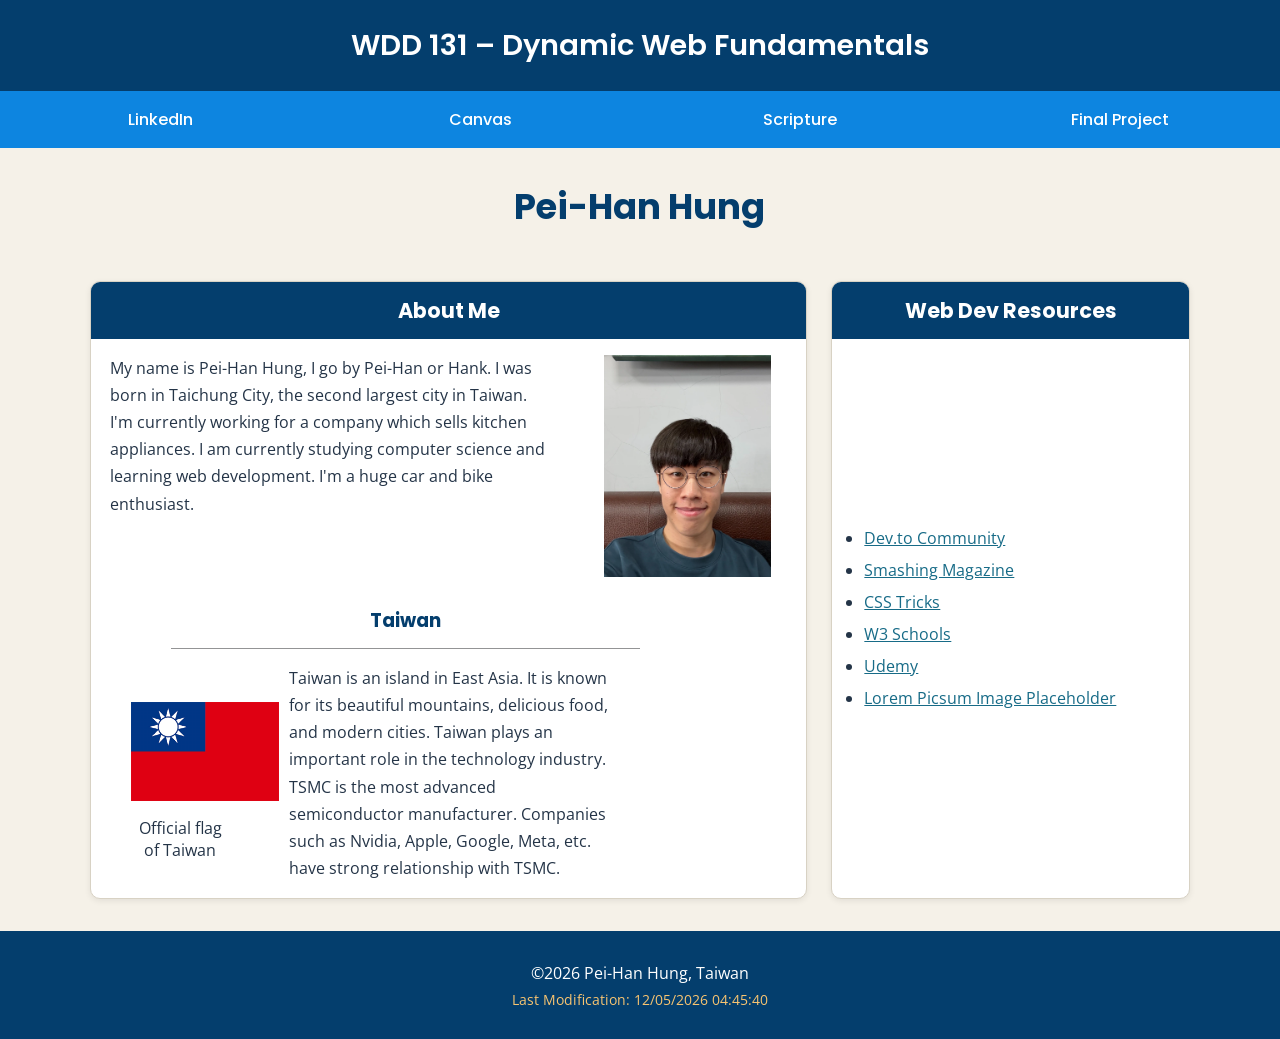
<file: index.html>
<!DOCTYPE html>
<html lang="en-US">
<head>
    <meta charset="UTF-8">
    <meta name="viewport" content="width=device-width, initial-scale=1.0">
    <title>WDD 131 – Dynamic Web Fundamentals – Pei-Han Hung</title>
    <meta name="description" content="WDD 131 – Dynamic Web Fundamentals, Pei-Han Hung, about me">
    <meta name="author" content="Pei-Han Hung">

    <link rel="stylesheet" href="styles/base.css">

    <link rel="preconnect" href="https://fonts.googleapis.com">
    <link rel="preconnect" href="https://fonts.gstatic.com" crossorigin>
    <link href="https://fonts.googleapis.com/css2?family=Open+Sans:wght@400;600&family=Poppins:wght@500;600;700&display=swap" rel="stylesheet">

    <script src="scripts/getdates.js" defer></script>
</head>
<body>
    <header>
        <span id="course-title">WDD 131 – Dynamic Web Fundamentals</span>
        <nav>
            <a href="https://www.linkedin.com/in/pei-han-hung-4b78532a3/">LinkedIn</a>
            <a href="https://byupw.instructure.com">Canvas</a>
            <a href="https://www.churchofjesuschrist.org/study/scriptures/nt/john/13?lang=eng&id=p34-p35#p34">Scripture</a>
            <a href="#">Final Project</a>
        </nav>
    </header>
    <main>
        <h1>Pei-Han Hung</h1>
        <section class="card about-card">
            <h2>About Me</h2>
            <div class="upper">
                <p>
                    My name is Pei-Han Hung, I go by Pei-Han or Hank. I was born in Taichung City, the second largest city in Taiwan. I'm currently working
                    for a company which sells kitchen appliances. I am currently studying computer science and learning web development. I'm a huge car and bike
                    enthusiast. 
                </p>

                <img src="images/profile.webp" alt="photo of Pei-Han Hung">
            </div>

            <h3>Taiwan</h3>

            <div class="lower">
                <figure>
                    <img src="images/taiwanflag.png" alt="Taiwan flag">
                    <figcaption>Official flag of Taiwan</figcaption>
                </figure>
            
                <p>
                    Taiwan is an island in East Asia. It is known for its beautiful mountains, delicious food, and modern cities. Taiwan plays an important role in the
                    technology industry. TSMC is the most advanced semiconductor manufacturer. Companies such as Nvidia, Apple, Google, Meta, etc. have
                    strong relationship with TSMC.
                </p>
            </div>

        </section>
        <section class="card resource-card">

            <h2>Web Dev Resources</h2>

            <ul>
                 <li>
                    <a href="https://dev.to/">Dev.to Community</a>
                </li>

                <li>
                    <a href="https://www.smashingmagazine.com/">Smashing Magazine</a>
                </li>

                <li>
                    <a href="https://css-tricks.com/">CSS Tricks</a>
                </li>

                <li>
                    <a href="https://www.w3schools.com/">W3 Schools</a>
                </li>

                <li>
                    <a href="https://www.udemy.com/">Udemy</a>
                </li>

                <li>
                    <a href="https://picsum.photos/">Lorem Picsum Image Placeholder</a>
                </li>
            </ul>
        </section>
    </main>
    <footer>
        <p>
            ©<span id="currentyear"></span> Pei-Han Hung, Taiwan
        </p>
        <p id="lastModified">

        </p>
    </footer>
</body>
</html>
</file>
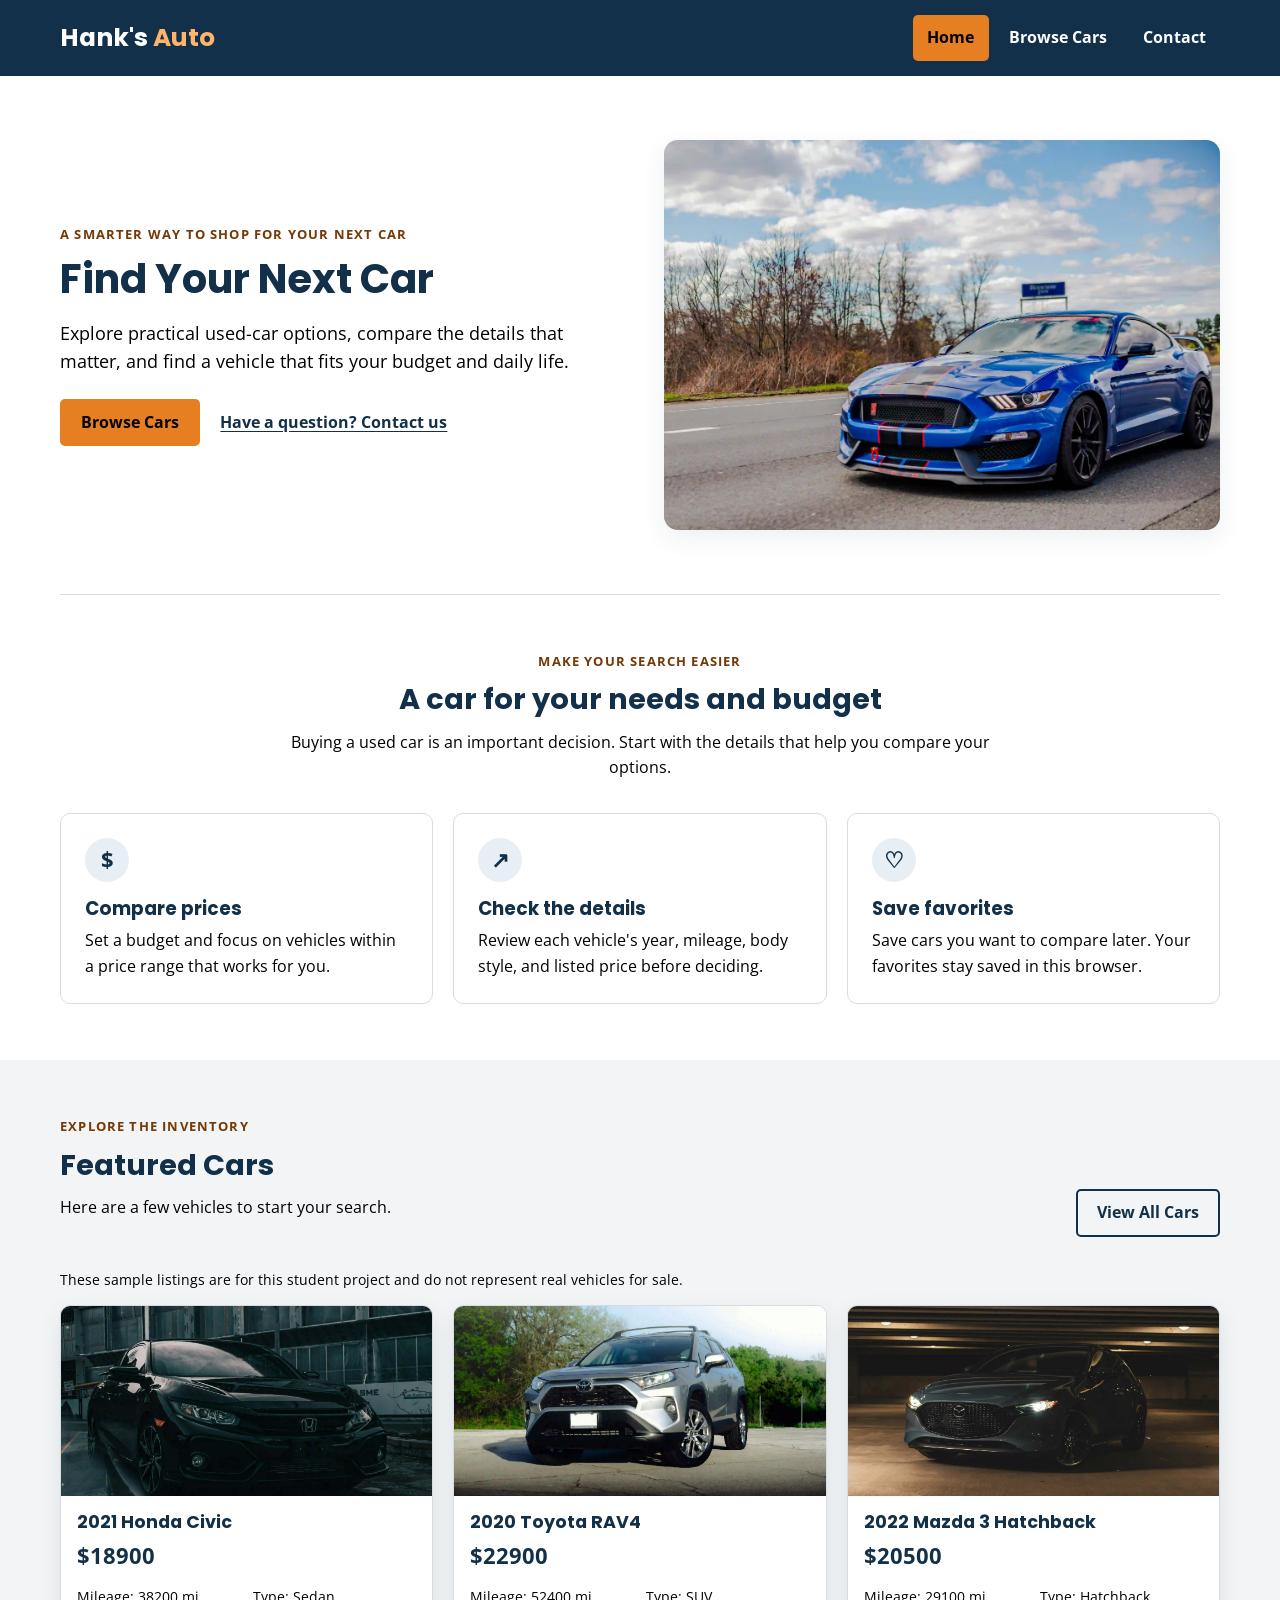
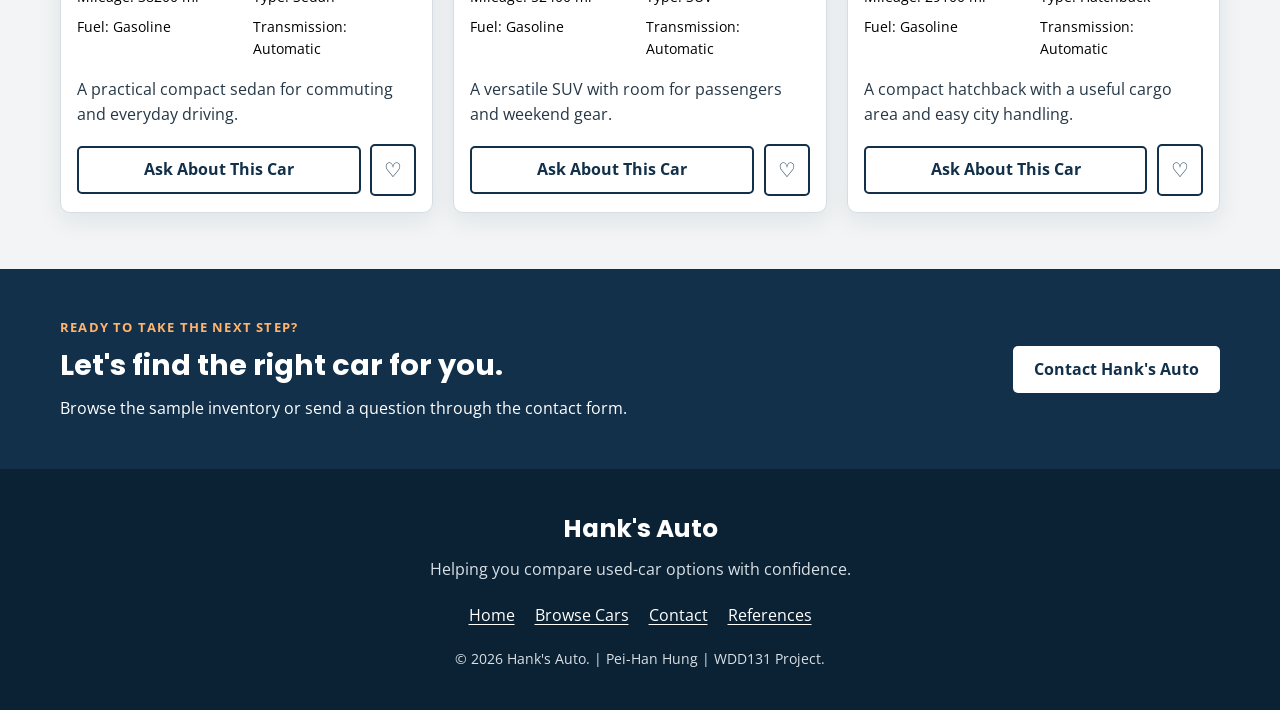
<file: project/index.html>
<!DOCTYPE html>
<html lang="en">
<head>
    <meta charset="UTF-8">
    <meta name="viewport" content="width=device-width, initial-scale=1.0">
    <meta name="description" content="Find a used car that fits your needs and budget at Hank's Auto. Browse practical vehicle options and compare important details.">
    <meta name="author" content="Pei-Han Hung">
    <title>Hank's Auto | WDD131 Project</title>

    <link rel="preconnect" href="https://fonts.googleapis.com">
    <link rel="preconnect" href="https://fonts.gstatic.com" crossorigin>
    <link href="https://fonts.googleapis.com/css2?family=Open+Sans:wght@400;600;700&family=Poppins:wght@500;600;700&display=swap" rel="stylesheet">

    <link rel="stylesheet" href="styles/project.css">
    <script src="scripts/main.js" defer></script>
    <script src="scripts/inventory.js" defer></script>
</head>
<body>
    <header class="site-header">
        <div class="header-inner">
            <a class="site-logo" href="index.html">Hank's <span>Auto</span></a>
            <button id="menu" class="menu-toggle" type="button">
                <span></span><span></span><span></span>
            </button>
            <nav class="primary-navigation" id="primary-navigation">
                <a class="active" href="index.html">Home</a>
                <a href="inventory.html">Browse Cars</a>
                <a href="contact.html">Contact</a>
            </nav>
        </div>
    </header>

    <main>
        <section class="hero">
            <div class="hero-content">
                <p class="eyebrow">A smarter way to shop for your next car</p>
                <h1>Find Your Next Car</h1>
                <p class="hero-description">Explore practical used-car options, compare the details that matter, and find a vehicle that fits your budget and daily life.</p>
                <a class="button button-primary" href="inventory.html">Browse Cars</a>
                <a class="text-link hero-secondary-link" href="contact.html">Have a question? Contact us</a>
            </div>
            <div class="hero-image-wrap">
                <img class="hero-image" src="images/hero-car.webp" alt="A blue-colored modern car photographed outdoors" width="1200" height="800" loading="lazy">
            </div>
        </section>

        <section class="section section-intro">
            <div class="section-heading">
                <p class="eyebrow">Make your search easier</p>
                <h2>A car for your needs and budget</h2>
                <p>Buying a used car is an important decision. Start with the details that help you compare your options.</p>
            </div>
            <div class="benefit-grid">
                <article class="benefit-card">
                    <div class="benefit-icon">$</div>
                    <h3>Compare prices</h3>
                    <p>Set a budget and focus on vehicles within a price range that works for you.</p>
                </article>
                <article class="benefit-card">
                    <div class="benefit-icon">↗</div>
                    <h3>Check the details</h3>
                    <p>Review each vehicle's year, mileage, body style, and listed price before deciding.</p>
                </article>
                <article class="benefit-card">
                    <div class="benefit-icon">♡</div>
                    <h3>Save favorites</h3>
                    <p>Save cars you want to compare later. Your favorites stay saved in this browser.</p>
                </article>
            </div>
        </section>

        <section class="section featured-section">
            <div class="section-heading section-heading-row">
                <div>
                    <p class="eyebrow">Explore the inventory</p>
                    <h2>Featured Cars</h2>
                    <p>Here are a few vehicles to start your search.</p>
                </div>
                <a class="button button-outline" href="inventory.html">View All Cars</a>
            </div>
            <p class="demo-note">These sample listings are for this student project and do not represent real vehicles for sale.</p>
            <div class="car-grid" id="featured-cars">
                <p class="loading-message">Loading featured cars...</p>
            </div>
        </section>

        <section class="callout">
            <div>
                <p class="eyebrow">Ready to take the next step?</p>
                <h2>Let's find the right car for you.</h2>
                <p>Browse the sample inventory or send a question through the contact form.</p>
            </div>
            <a class="button button-light" href="contact.html">Contact Hank's Auto</a>
        </section>
    </main>

    <footer class="site-footer">
        <div class="footer-inner">
            <a class="footer-logo" href="index.html">Hank's Auto</a>
            <p>Helping you compare used-car options with confidence.</p>
            <nav class="footer-navigation">
                <a href="index.html">Home</a>
                <a href="inventory.html">Browse Cars</a>
                <a href="contact.html">Contact</a>
                <a href="references.html">References</a>
            </nav>
            <p class="copyright">&copy; <span id="current-year">2026</span> Hank's Auto. | Pei-Han Hung | WDD131 Project.</p>
        </div>
    </footer>
</body>
</html>
</file>
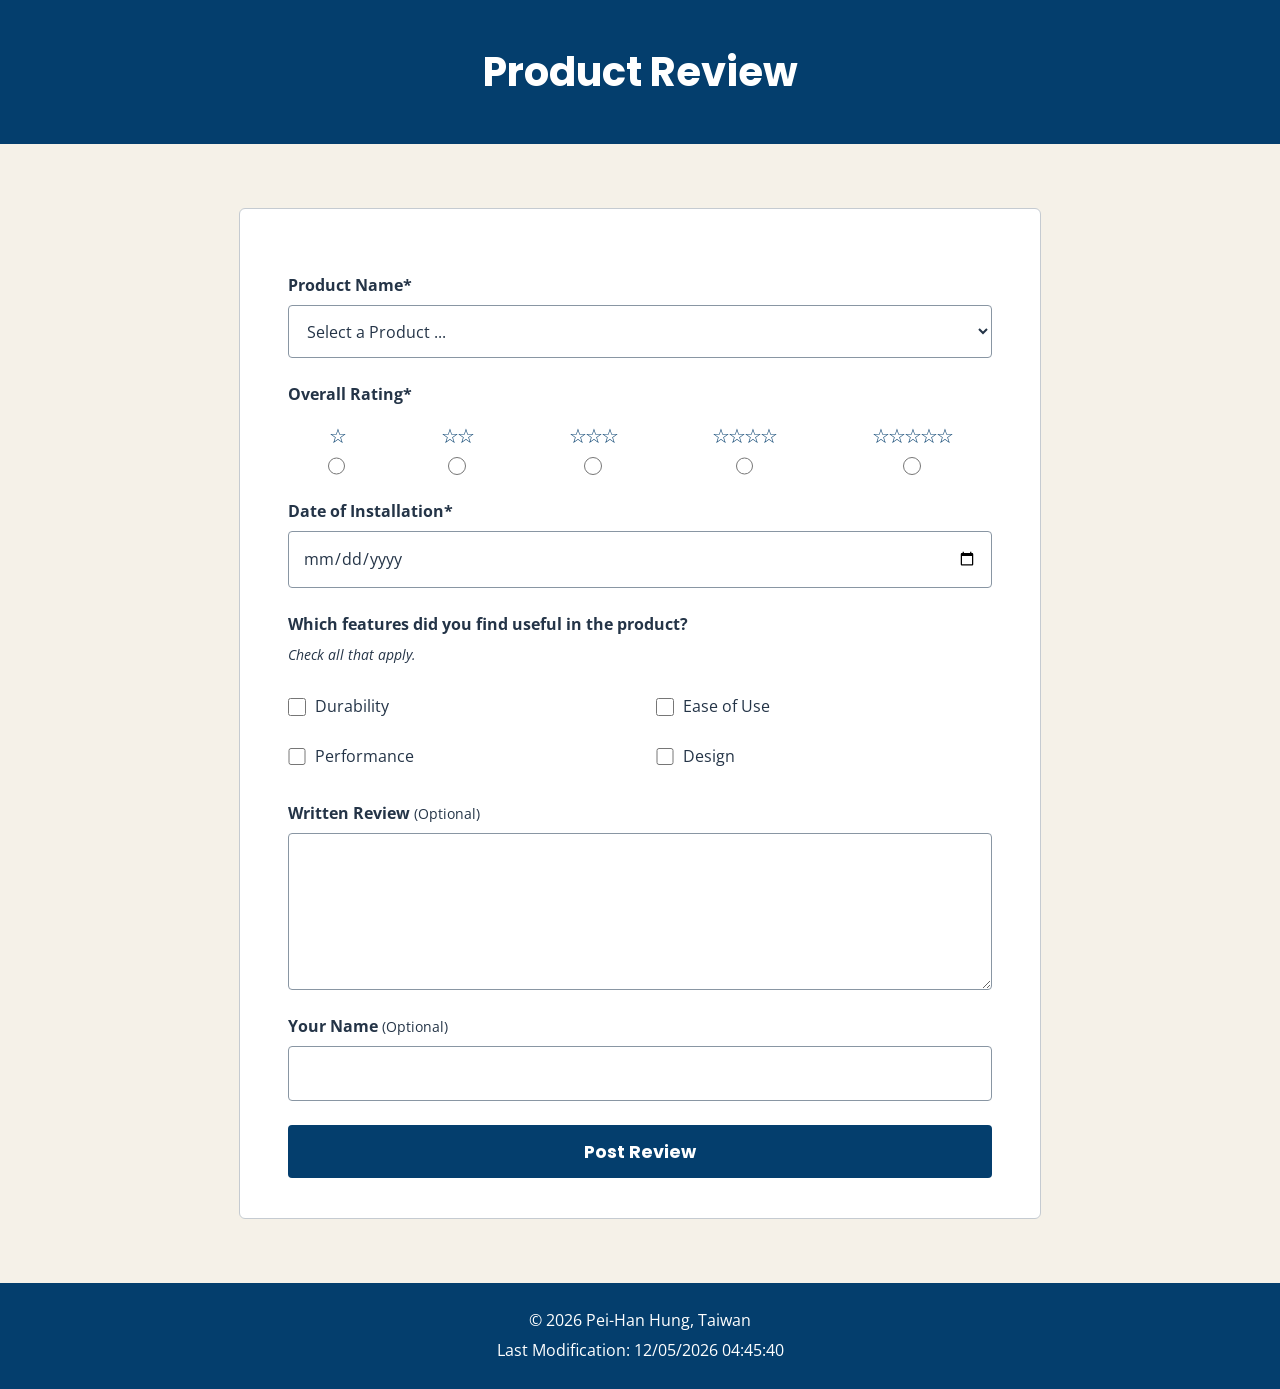
<file: form.html>
<!DOCTYPE html>
<html lang="en">
<head>
    <meta charset="UTF-8">
    <meta name="viewport" content="width=device-width, initial-scale=1.0">

    <title>WDD 131 – Product Review Form</title>
    <meta name="description" content="WDD 131 – Dynamic Web Fundamentals, Pei-Han Hung, Week 5 product review form">
    <meta name="author" content="Pei-Han Hung">

    <link rel="stylesheet" href="styles/form.css">

    <link rel="preconnect" href="https://fonts.googleapis.com">
    <link rel="preconnect" href="https://fonts.gstatic.com" crossorigin>
    <link href="https://fonts.googleapis.com/css2?family=Open+Sans:wght@400;600&family=Poppins:wght@500;600;700&display=swap" rel="stylesheet">

    <script src="scripts/form.js" defer></script>
</head>
<body>
    <header>
        <h1>Product Review</h1>
    </header>

    <main>
        <form method="get" action="review.html">

            <label for="productName">Product Name*</label>
            <select id="productName" name="productName" required>
                <option value="" disabled selected>Select a Product ...</option>
            </select>

            <fieldset>
                <legend>Overall Rating*</legend>

                <div class="rating-options">
                    <label for="rating1">
                        <span>☆</span>
                        <input type="radio" id="rating1" name="rating" value="1" required>
                    </label>

                    <label for="rating2">
                        <span>☆☆</span>
                        <input type="radio" id="rating2" name="rating" value="2" required>
                    </label>

                    <label for="rating3">
                        <span>☆☆☆</span>
                        <input type="radio" id="rating3" name="rating" value="3" required>
                    </label>

                    <label for="rating4">
                        <span>☆☆☆☆</span>
                        <input type="radio" id="rating4" name="rating" value="4" required>
                    </label>

                    <label for="rating5">
                        <span>☆☆☆☆☆</span>
                        <input type="radio" id="rating5" name="rating" value="5" required>
                    </label>
                </div>
            </fieldset>

            <label for="installationDate">Date of Installation*</label>
            <input type="date" id="installationDate" name="installationDate" required>

            <fieldset>
                <legend>Which features did you find useful in the product?</legend>
                <p class="instruction">Check all that apply.</p>

                <label for="durability">
                    <input type="checkbox" id="durability" name="features" value="Durability">
                    Durability
                </label>

                <label for="easeOfUse">
                    <input type="checkbox" id="easeOfUse" name="features" value="Ease of Use">
                    Ease of Use
                </label>

                <label for="performance">
                    <input type="checkbox" id="performance" name="features" value="Performance">
                    Performance
                </label>

                <label for="design">
                    <input type="checkbox" id="design" name="features" value="Design">
                    Design
                </label>
            </fieldset>

            <label for="writtenReview">
                Written Review <span class="optional">(Optional)</span>
            </label>
            <textarea id="writtenReview" name="writtenReview" rows="5"></textarea>

            <label for="userName">
                Your Name <span class="optional">(Optional)</span>
            </label>
            <input type="text" id="userName" name="userName" autocomplete="name">

            <input type="submit" value="Post Review">

        </form>
    </main>

    <footer>
        <p>&copy; <span id="currentYear"></span> Pei-Han Hung, Taiwan</p>
        <p>Last Modification: <span id="lastModified"></span></p>
    </footer>
</body>
</html>
</file>
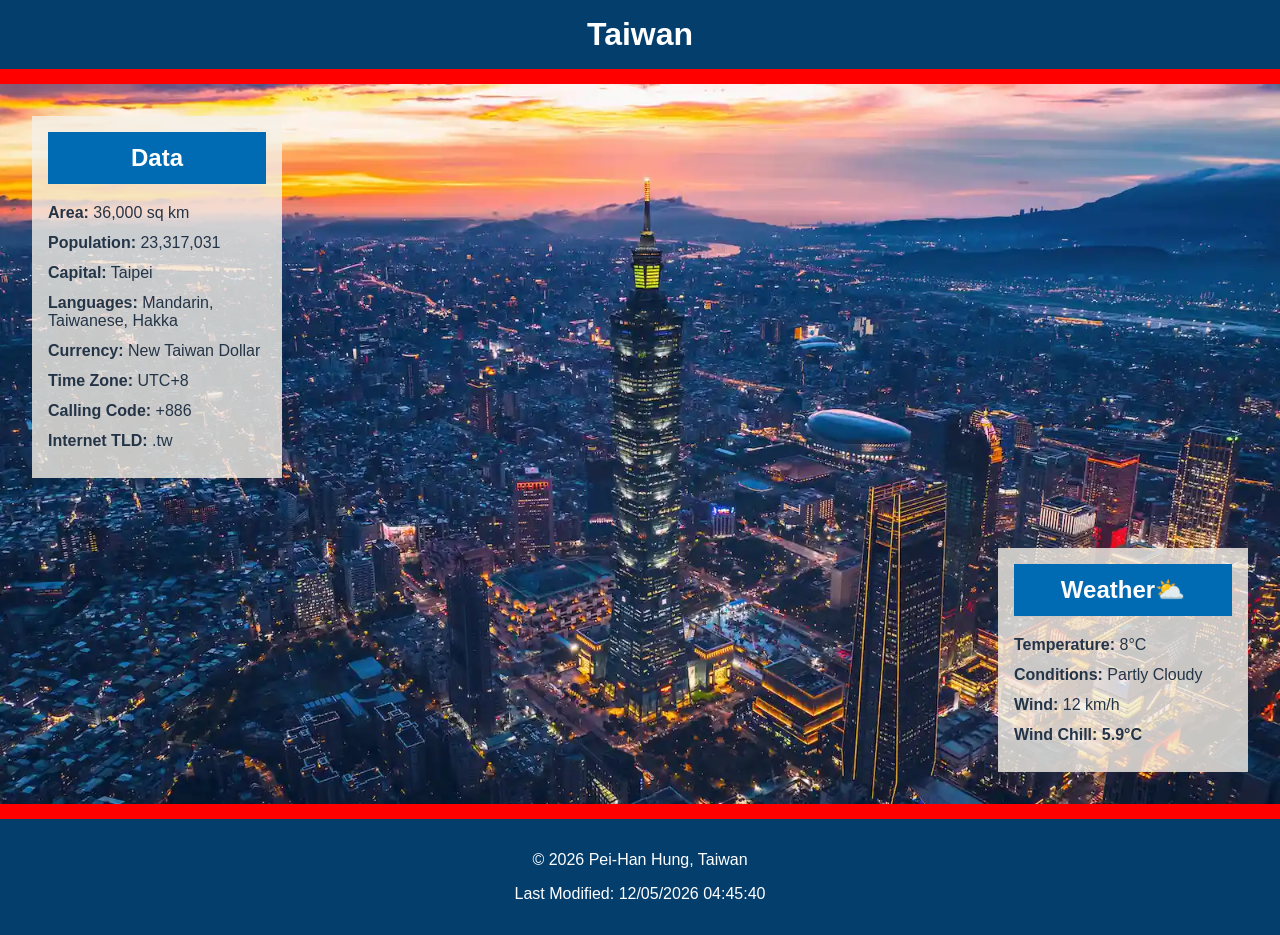
<file: place.html>
<!DOCTYPE html>
<html lang="en">
<head>
    <meta charset="UTF-8">
    <meta name="viewport" content="width=device-width, initial-scale=1.0">

    <title>Taiwan</title>
    <meta name="description" content="Information about Taiwan, including data and weather.">
    <meta name="author" content="Pei-Han Hung">

    <link rel="stylesheet" href="styles/place.css">
    <script src="scripts/place.js" defer></script>
</head>

<body>
    <header>
        <h1>Taiwan</h1>
    </header>

    <main>
        <div class="hero">
            <picture>
                <source srcset="images/hero-large.webp" media="(min-width: 960px)">
                <img src="images/hero-small.webp" alt="Taiwan landscape">
            </picture>
        </div>

        <section class="data">
            <h2>Data</h2>
            <p><span>Area:</span> 36,000 sq km</p>
            <p><span>Population:</span> 23,317,031</p>
            <p><span>Capital:</span> Taipei</p>
            <p><span>Languages:</span> Mandarin, Taiwanese, Hakka</p>
            <p><span>Currency:</span> New Taiwan Dollar</p>
            <p><span>Time Zone:</span> UTC+8</p>
            <p><span>Calling Code:</span> +886</p>
            <p><span>Internet TLD:</span> .tw</p>
        </section>

        <section class="weather">
            <h2>Weather</h2>
            <img src="images/weather.svg" alt="Partly cloudy weather">
            <p><span>Temperature:</span> 8°C</p>
            <p><span>Conditions:</span> Partly Cloudy</p>
            <p><span>Wind:</span> 12 km/h</p>
            <p><span>Wind Chill:</span> <span id="windchill"></span></p>
        </section>
    </main>

    <footer>
        <p>&copy; <span id="currentyear"></span> Pei-Han Hung, Taiwan</p>
        <p>Last Modified: <span id="lastmodified"></span></p>
    </footer>
</body>
</html>
</file>
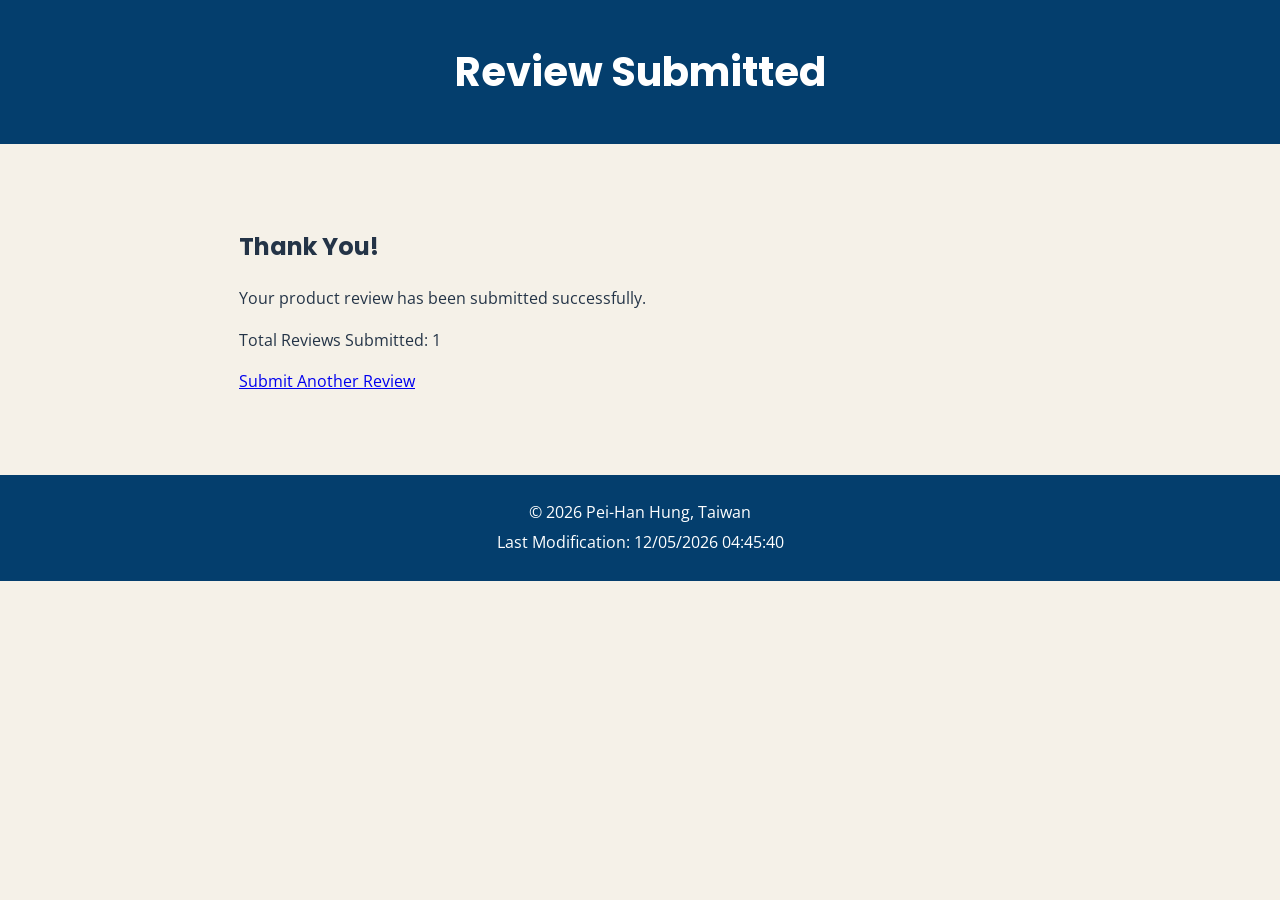
<file: review.html>
<!DOCTYPE html>
<html lang="en">
<head>
    <meta charset="UTF-8">
    <meta name="viewport" content="width=device-width, initial-scale=1.0">
    <meta name="description" content="Product review submission confirmation.">
    <title>Review Submitted</title>

    <!-- Google Fonts -->
    <link rel="preconnect" href="https://fonts.googleapis.com">
    <link rel="preconnect" href="https://fonts.gstatic.com" crossorigin>
    <link href="https://fonts.googleapis.com/css2?family=Open+Sans:wght@400;600;700&family=Poppins:wght@400;600;700&display=swap" rel="stylesheet">

    <!-- CSS -->
    <link rel="stylesheet" href="styles/form.css">

    <!-- JavaScript -->
    <script src="scripts/review.js" defer></script>
</head>

<body>
    <header>
        <h1>Review Submitted</h1>
    </header>

    <main>
        <section>
            <h2>Thank You!</h2>
            <p>Your product review has been submitted successfully.</p>
            <p>Total Reviews Submitted: <span id="reviewCount">0</span></p>
            <p><a href="form.html">Submit Another Review</a></p>
        </section>
    </main>

    <footer>
        <p>&copy; <span id="currentYear"></span> Pei-Han Hung, Taiwan</p>
        <p>Last Modification: <span id="lastModified"></span></p>
    </footer>
</body>
</html>
</file>
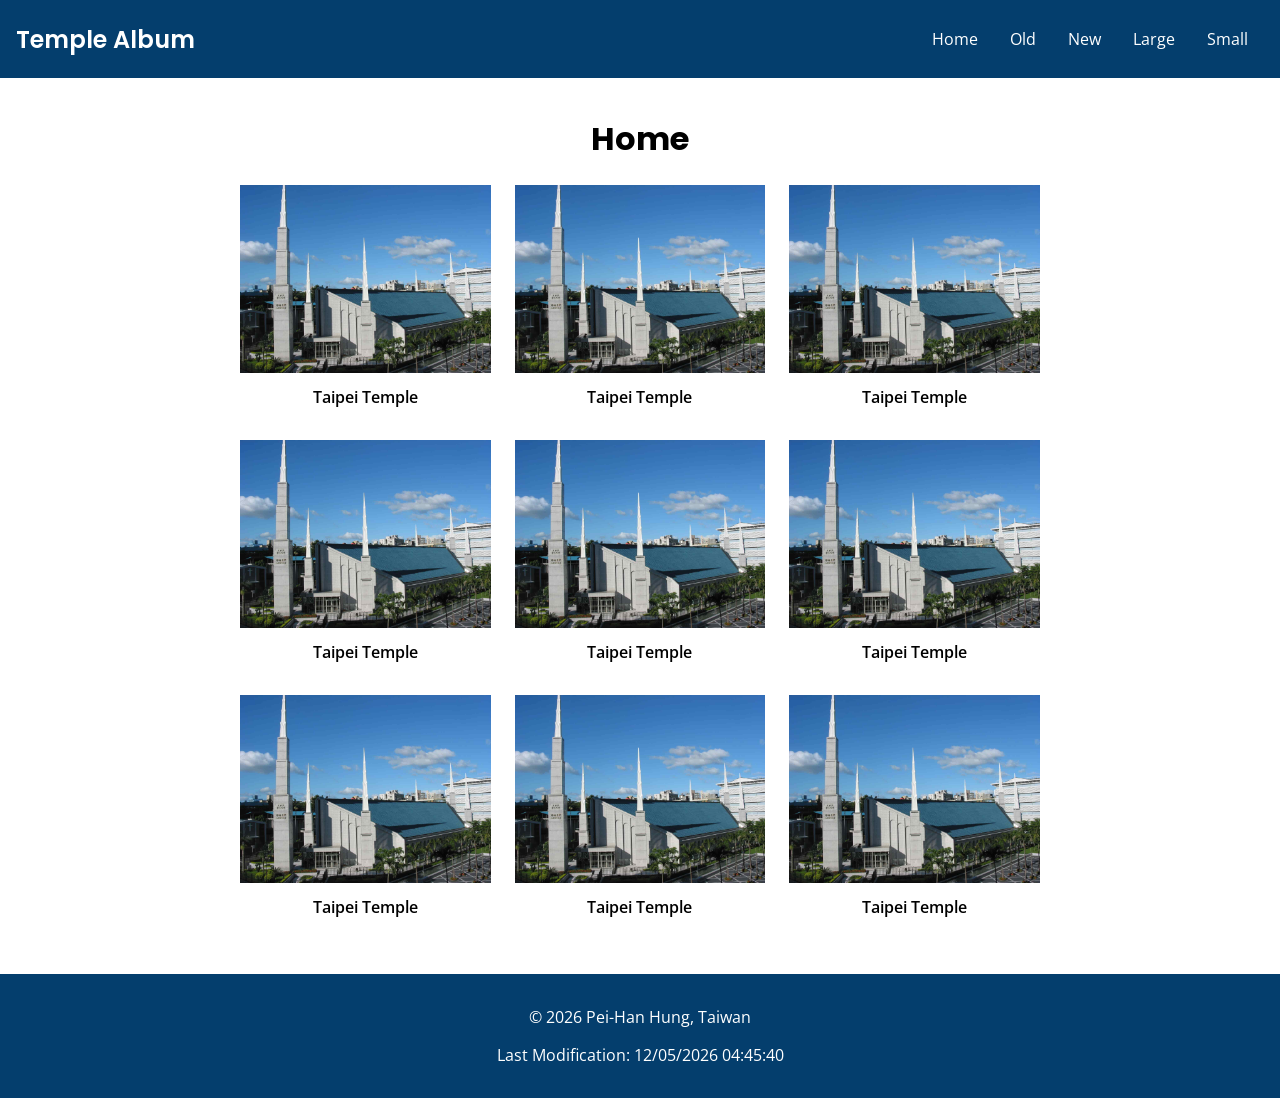
<file: temples.html>
<!DOCTYPE html>
<html lang="en">
<head>
    <meta charset="UTF-8">
    <meta name="viewport" content="width=device-width, initial-scale=1.0">
    <title>Temple Album</title>
    <meta name="description" content="WDD 131 – Dynamic Web Fundamentals, A responsive album with temple pictures">
    <meta name="author" content="Pei-Han Hung">

    <link rel="preconnect" href="https://fonts.googleapis.com">
    <link rel="preconnect" href="https://fonts.gstatic.com" crossorigin>
    <link href="https://fonts.googleapis.com/css2?family=Open+Sans:wght@400;600&family=Poppins:wght@500;600;700&display=swap" rel="stylesheet">

    <link rel="stylesheet" href="styles/temples.css">
    <link rel="stylesheet" href="styles/temples-large.css">

    <script src="scripts/temples.js" defer></script>
</head>

<body>
    <header>
        <span>Temple Album</span>

        <a id="menu" href="#" aria-label="Menu"></a>

        <nav>
            <ul class="navigation">
                <li><a href="#">Home</a></li>
                <li><a href="#">Old</a></li>
                <li><a href="#">New</a></li>
                <li><a href="#">Large</a></li>
                <li><a href="#">Small</a></li>
            </ul>
        </nav>
    </header>

    <main>
        <h1>Home</h1>

        <section>
            <figure>
                <img src="images/Taipei-temple.jpg" alt="Taipei Taiwan Temple">
                <figcaption>Taipei Temple</figcaption>
            </figure>

            <figure>
                <img src="images/Taipei-temple.jpg" alt="Taipei Taiwan Temple">
                <figcaption>Taipei Temple</figcaption>
            </figure>

            <figure>
                <img src="images/Taipei-temple.jpg" alt="Taipei Taiwan Temple">
                <figcaption>Taipei Temple</figcaption>
            </figure>

            <figure>
                <img src="images/Taipei-temple.jpg" alt="Taipei Taiwan Temple">
                <figcaption>Taipei Temple</figcaption>
            </figure>

            <figure>
                <img src="images/Taipei-temple.jpg" alt="Taipei Taiwan Temple">
                <figcaption>Taipei Temple</figcaption>
            </figure>

            <figure>
                <img src="images/Taipei-temple.jpg" alt="Taipei Taiwan Temple">
                <figcaption>Taipei Temple</figcaption>
            </figure>

            <figure>
                <img src="images/Taipei-temple.jpg" alt="Taipei Taiwan Temple">
                <figcaption>Taipei Temple</figcaption>
            </figure>

            <figure>
                <img src="images/Taipei-temple.jpg" alt="Taipei Taiwan Temple">
                <figcaption>Taipei Temple</figcaption>
            </figure>

            <figure>
                <img src="images/Taipei-temple.jpg" alt="Taipei Taiwan Temple">
                <figcaption>Taipei Temple</figcaption>
            </figure>
        </section>
    </main>

    <footer>
        <p>© <span id="currentyear"></span> Pei-Han Hung, Taiwan</p>
        <p id="lastModified"></p>
    </footer>
</body>
</html>
</file>
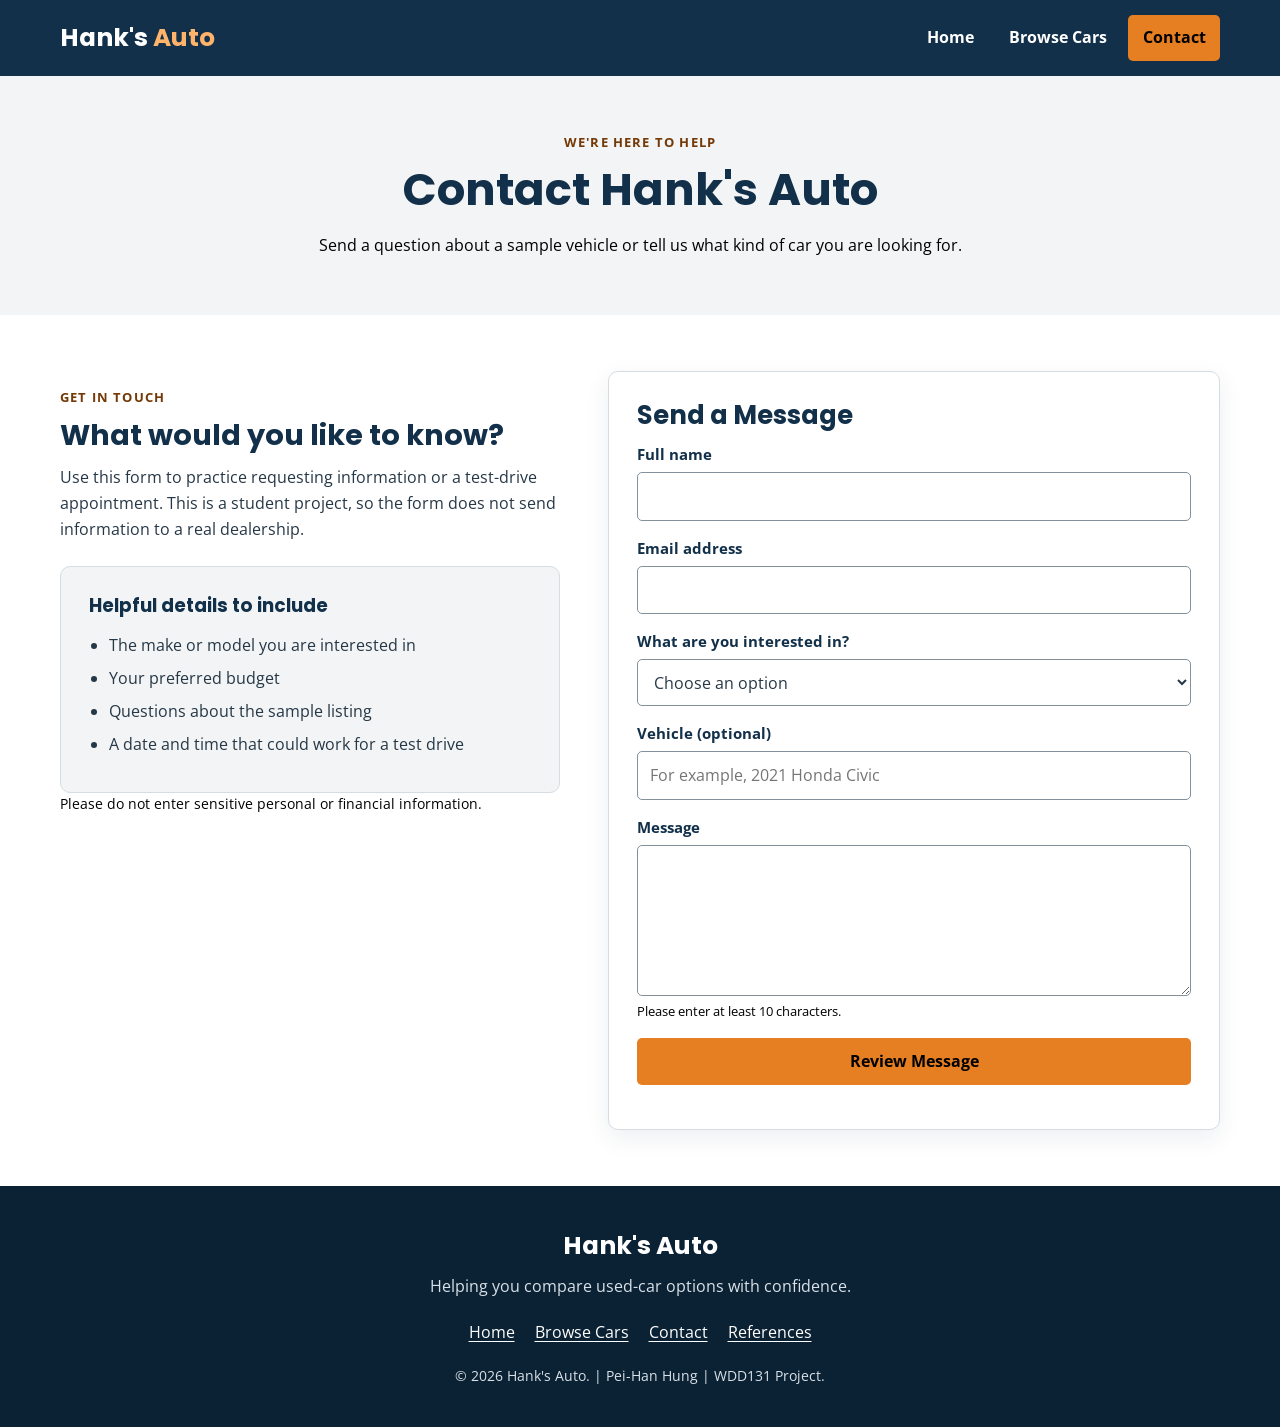
<file: project/contact.html>
<!DOCTYPE html>
<html lang="en">
<head>
    <meta charset="UTF-8">
    <meta name="viewport" content="width=device-width, initial-scale=1.0">
    <meta name="description" content="Contact Hank's Auto with questions about the sample inventory or to request a sample test-drive appointment.">
    <meta name="author" content="Hank's Auto">
    <title>Contact Us | Hank's Auto</title>
    <link rel="preconnect" href="https://fonts.googleapis.com">
    <link rel="preconnect" href="https://fonts.gstatic.com" crossorigin>
    <link href="https://fonts.googleapis.com/css2?family=Open+Sans:wght@400;600;700&family=Poppins:wght@500;600;700&display=swap" rel="stylesheet">
    <link rel="stylesheet" href="styles/project.css">
    <script src="scripts/main.js" defer></script>
    <script src="scripts/contact.js" defer></script>
</head>
<body>
    <a class="skip-link" href="#main-content">Skip to main content</a>
    <header class="site-header">
        <div class="header-inner">
            <a class="site-logo" href="index.html" aria-label="Hank's Auto home">Hank's <span>Auto</span></a>
            <button class="menu-toggle" type="button" aria-label="Open navigation menu" aria-expanded="false" aria-controls="primary-navigation">
                <span></span><span></span><span></span>
            </button>
            <nav class="primary-navigation" id="primary-navigation" aria-label="Main navigation">
                <a href="index.html">Home</a>
                <a href="inventory.html">Browse Cars</a>
                <a class="active" href="contact.html" aria-current="page">Contact</a>
            </nav>
        </div>
    </header>

    <main id="main-content" class="page-main">
        <section class="page-banner">
            <p class="eyebrow">We're here to help</p>
            <h1>Contact Hank's Auto</h1>
            <p>Send a question about a sample vehicle or tell us what kind of car you are looking for.</p>
        </section>

        <section class="contact-layout section">
            <div class="contact-copy">
                <p class="eyebrow">Get in touch</p>
                <h2>What would you like to know?</h2>
                <p>Use this form to practice requesting information or a test-drive appointment. This is a student project, so the form does not send information to a real dealership.</p>
                <div class="contact-info-card">
                    <h3>Helpful details to include</h3>
                    <ul>
                        <li>The make or model you are interested in</li>
                        <li>Your preferred budget</li>
                        <li>Questions about the sample listing</li>
                        <li>A date and time that could work for a test drive</li>
                    </ul>
                </div>
                <p class="small-note">Please do not enter sensitive personal or financial information.</p>
            </div>

            <div class="contact-form-card">
                <h2>Send a Message</h2>
                <form id="contact-form">
                    <div class="form-field">
                        <label for="full-name">Full name</label>
                        <input type="text" id="full-name" name="fullName" autocomplete="name" required minlength="2">
                    </div>
                    <div class="form-field">
                        <label for="email">Email address</label>
                        <input type="email" id="email" name="email" autocomplete="email" required>
                    </div>
                    <div class="form-field">
                        <label for="interest">What are you interested in?</label>
                        <select id="interest" name="interest" required>
                            <option value="">Choose an option</option>
                            <option value="vehicle-question">Question about a vehicle</option>
                            <option value="test-drive">Test-drive request</option>
                            <option value="budget-help">Help finding a car in my budget</option>
                            <option value="other">Other question</option>
                        </select>
                    </div>
                    <div class="form-field">
                        <label for="vehicle">Vehicle (optional)</label>
                        <input type="text" id="vehicle" name="vehicle" placeholder="For example, 2021 Honda Civic">
                    </div>
                    <div class="form-field">
                        <label for="message">Message</label>
                        <textarea id="message" name="message" rows="5" required minlength="10"></textarea>
                        <span class="field-help">Please enter at least 10 characters.</span>
                    </div>
                    <button class="button button-primary button-full" type="submit">Review Message</button>
                    <p class="form-status" id="form-status" role="status" aria-live="polite"></p>
                </form>
            </div>
        </section>
    </main>

    <footer class="site-footer">
        <div class="footer-inner">
            <a class="footer-logo" href="index.html">Hank's Auto</a>
            <p>Helping you compare used-car options with confidence.</p>
            <nav class="footer-navigation" aria-label="Footer navigation">
                <a href="index.html">Home</a>
                <a href="inventory.html">Browse Cars</a>
                <a href="contact.html">Contact</a>
                <a href="references.html">References</a>
            </nav>
            <p class="copyright">&copy; <span id="current-year">2026</span> Hank's Auto. | Pei-Han Hung | WDD131 Project.</p>
        </div>
    </footer>
</body>
</html>
</file>
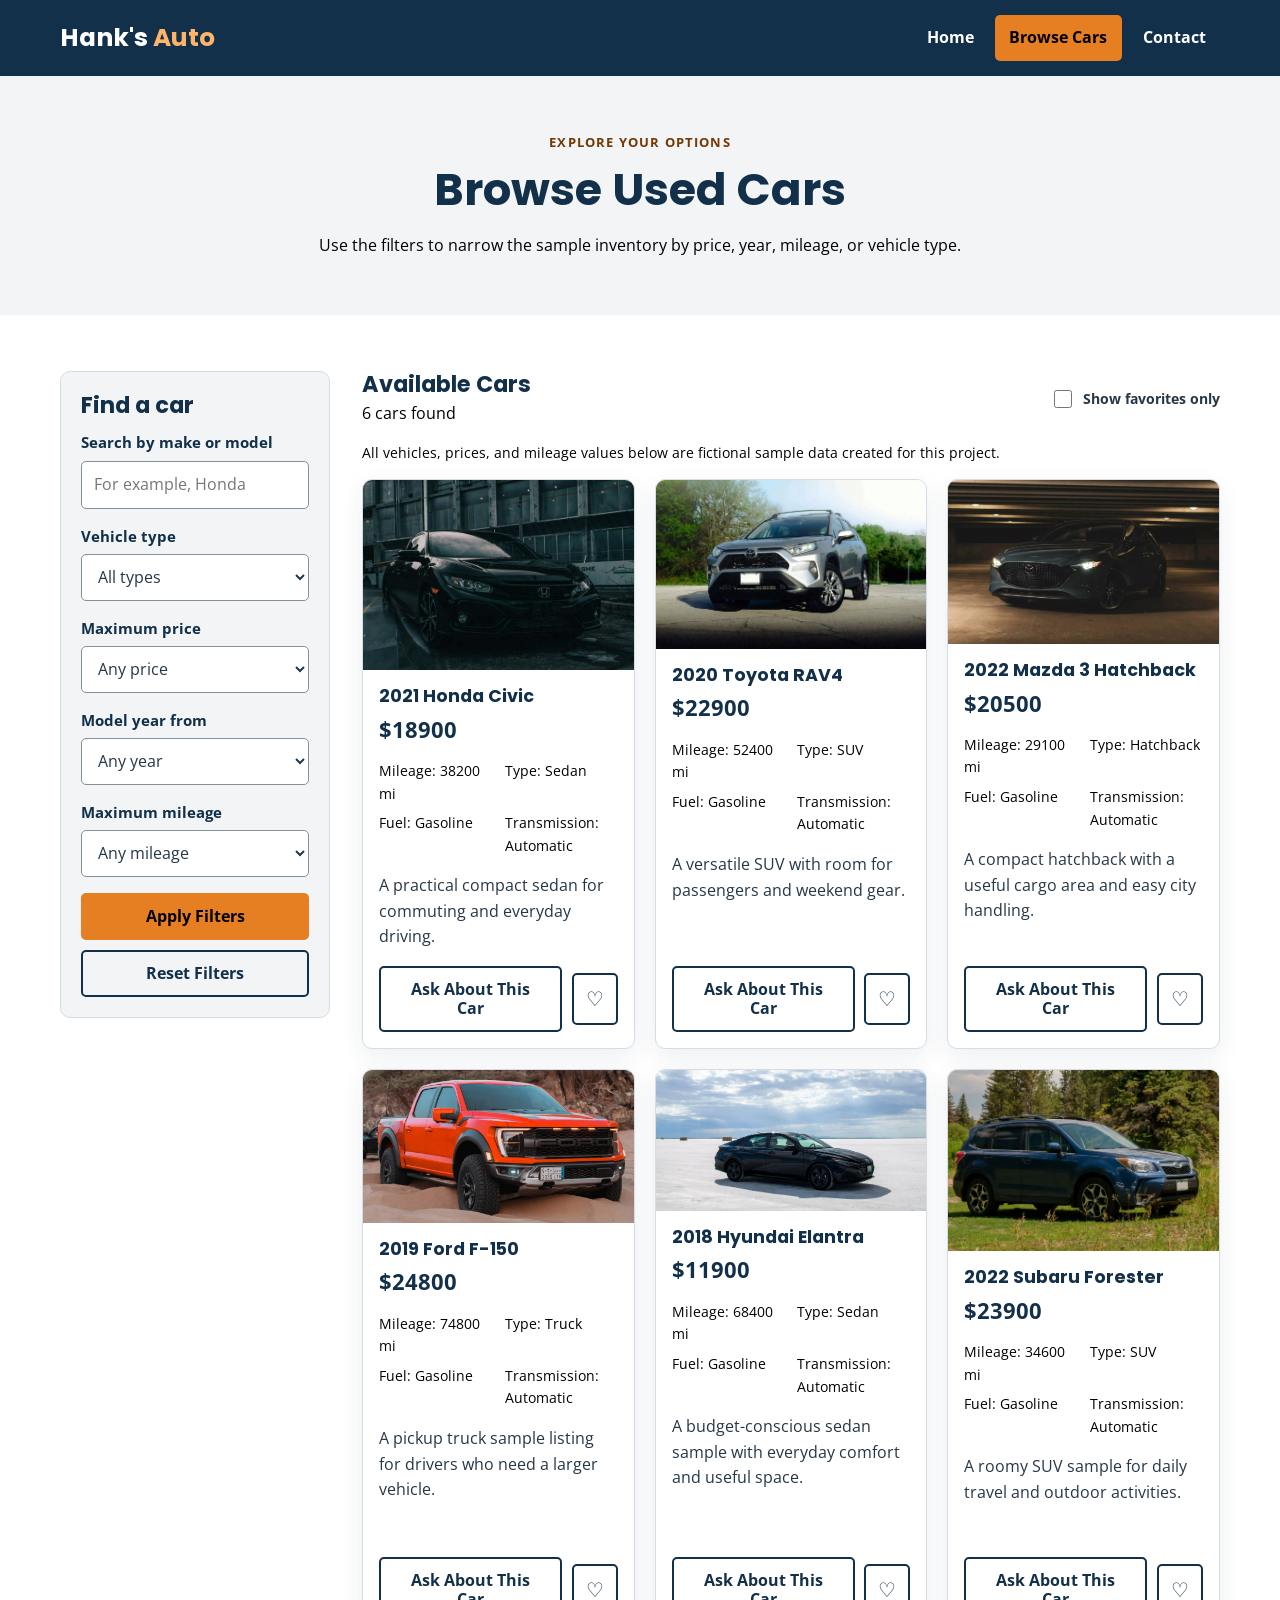
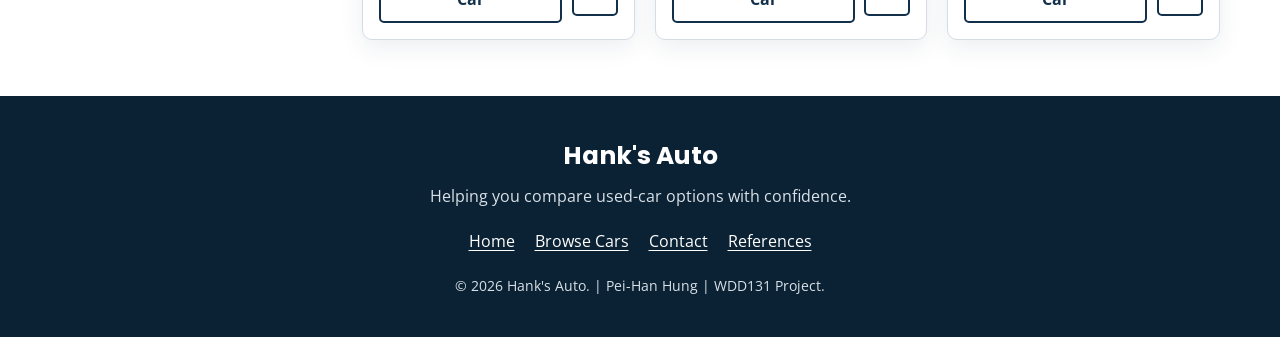
<file: project/inventory.html>
<!DOCTYPE html>
<html lang="en">
<head>
    <meta charset="UTF-8">
    <meta name="viewport" content="width=device-width, initial-scale=1.0">
    <meta name="description" content="Browse sample used cars at Hank's Auto. Filter by vehicle type, price, model year, and mileage.">
    <meta name="author" content="Hank's Auto">
    <title>Inventory | Hank's Auto</title>
    <link rel="preconnect" href="https://fonts.googleapis.com">
    <link rel="preconnect" href="https://fonts.gstatic.com" crossorigin>
    <link href="https://fonts.googleapis.com/css2?family=Open+Sans:wght@400;600;700&family=Poppins:wght@500;600;700&display=swap" rel="stylesheet">
    <link rel="stylesheet" href="styles/project.css">
    <script src="scripts/main.js" defer></script>
    <script src="scripts/inventory.js" defer></script>
</head>
<body>
    <a class="skip-link" href="#main-content">Skip to main content</a>
    <header class="site-header">
        <div class="header-inner">
            <a class="site-logo" href="index.html" aria-label="Hank's Auto home">Hank's <span>Auto</span></a>
            <button class="menu-toggle" type="button" aria-label="Open navigation menu" aria-expanded="false" aria-controls="primary-navigation">
                <span></span><span></span><span></span>
            </button>
            <nav class="primary-navigation" id="primary-navigation" aria-label="Main navigation">
                <a href="index.html">Home</a>
                <a class="active" href="inventory.html" aria-current="page">Browse Cars</a>
                <a href="contact.html">Contact</a>
            </nav>
        </div>
    </header>

    <main id="main-content" class="page-main">
        <section class="page-banner">
            <p class="eyebrow">Explore your options</p>
            <h1>Browse Used Cars</h1>
            <p>Use the filters to narrow the sample inventory by price, year, mileage, or vehicle type.</p>
        </section>

        <section class="inventory-layout section" aria-labelledby="filters-heading">
            <aside class="filter-panel">
                <h2 id="filters-heading">Find a car</h2>
                <form id="filter-form">
                    <div class="form-field">
                        <label for="search-input">Search by make or model</label>
                        <input type="search" id="search-input" name="search" placeholder="For example, Honda">
                    </div>
                    <div class="form-field">
                        <label for="vehicle-type">Vehicle type</label>
                        <select id="vehicle-type" name="type">
                            <option value="all">All types</option>
                            <option value="Sedan">Sedan</option>
                            <option value="SUV">SUV</option>
                            <option value="Hatchback">Hatchback</option>
                            <option value="Truck">Truck</option>
                        </select>
                    </div>
                    <div class="form-field">
                        <label for="max-price">Maximum price</label>
                        <select id="max-price" name="maxPrice">
                            <option value="all">Any price</option>
                            <option value="10000">$10,000</option>
                            <option value="15000">$15,000</option>
                            <option value="20000">$20,000</option>
                            <option value="25000">$25,000</option>
                        </select>
                    </div>
                    <div class="form-field">
                        <label for="min-year">Model year from</label>
                        <select id="min-year" name="minYear">
                            <option value="all">Any year</option>
                            <option value="2015">2015</option>
                            <option value="2018">2018</option>
                            <option value="2020">2020</option>
                            <option value="2022">2022</option>
                        </select>
                    </div>
                    <div class="form-field">
                        <label for="max-mileage">Maximum mileage</label>
                        <select id="max-mileage" name="maxMileage">
                            <option value="all">Any mileage</option>
                            <option value="40000">40,000 miles</option>
                            <option value="60000">60,000 miles</option>
                            <option value="80000">80,000 miles</option>
                            <option value="100000">100,000 miles</option>
                        </select>
                    </div>
                    <div class="filter-actions">
                        <button class="button button-primary button-full" type="submit">Apply Filters</button>
                        <button class="button button-outline button-full" id="reset-filters" type="reset">Reset Filters</button>
                    </div>
                </form>
            </aside>

            <div class="inventory-results">
                <div class="results-heading">
                    <div>
                        <h2>Available Cars</h2>
                        <p id="results-count" aria-live="polite">Loading cars...</p>
                    </div>
                    <label class="favorite-filter-label" for="favorites-only">
                        <input type="checkbox" id="favorites-only">
                        Show favorites only
                    </label>
                </div>
                <p class="demo-note">All vehicles, prices, and mileage values below are fictional sample data created for this project.</p>
                <div class="car-grid" id="inventory-cars" aria-live="polite">
                    <p class="loading-message">Loading inventory...</p>
                </div>
                <p class="empty-message" id="empty-message" hidden>No cars match these filters. Try changing your search.</p>
            </div>
        </section>
    </main>

    <footer class="site-footer">
        <div class="footer-inner">
            <a class="footer-logo" href="index.html">Hank's Auto</a>
            <p>Helping you compare used-car options with confidence.</p>
            <nav class="footer-navigation" aria-label="Footer navigation">
                <a href="index.html">Home</a>
                <a href="inventory.html">Browse Cars</a>
                <a href="contact.html">Contact</a>
                <a href="references.html">References</a>
            </nav>
            <p class="copyright">&copy; <span id="current-year">2026</span> Hank's Auto. | Pei-Han Hung | WDD131 Project.</p>
        </div>
    </footer>
</body>
</html>
</file>
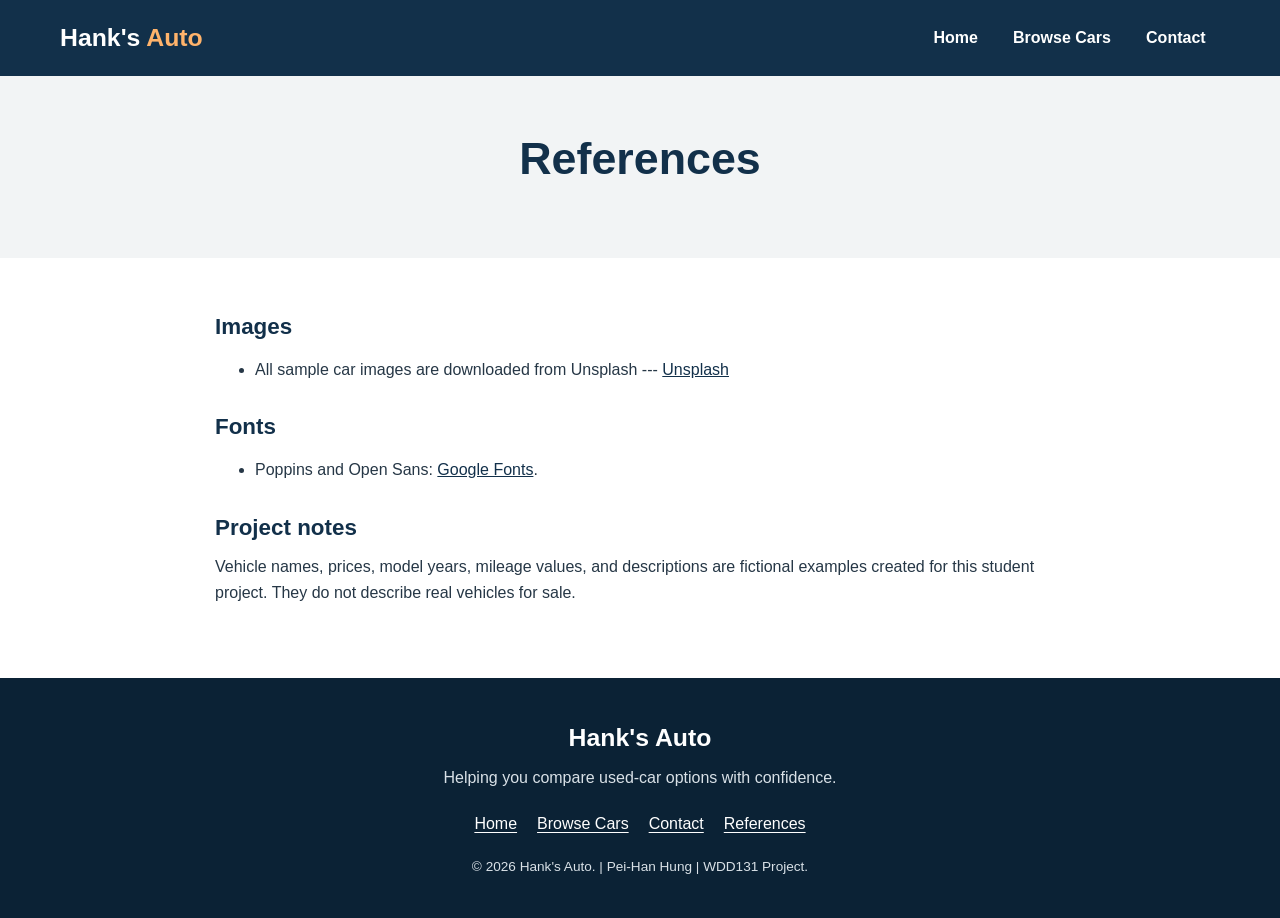
<file: project/references.html>
<!DOCTYPE html>
<html lang="en">
<head>
    <meta charset="UTF-8">
    <meta name="viewport" content="width=device-width, initial-scale=1.0">
    <meta name="description" content="Image, font, and resource references for the Hank's Auto student website project.">
    <meta name="author" content="Pei-Han Hung">

    <title>References | Hank's Auto | WDD131 Project</title>
    <link rel="stylesheet" href="styles/project.css">
    <script src="scripts/main.js" defer></script>
</head>
<body>
    <a class="skip-link" href="#main-content">Skip to main content</a>
    <header class="site-header">
        <div class="header-inner">
            <a class="site-logo" href="index.html" aria-label="Hank's Auto home">Hank's <span>Auto</span></a>
            <button class="menu-toggle" type="button" aria-label="Open navigation menu" aria-expanded="false" aria-controls="primary-navigation">
                <span></span><span></span><span></span>
            </button>
            <nav class="primary-navigation" id="primary-navigation" aria-label="Main navigation">
                <a href="index.html">Home</a>
                <a href="inventory.html">Browse Cars</a>
                <a href="contact.html">Contact</a>
            </nav>
        </div>
    </header>

    <main id="main-content" class="page-main">
        <section class="page-banner">
            <h1>References</h1>
        </section>
        <section class="section reference-content">
            <h2>Images</h2>
            <ul class="reference-list">
                <li>All sample car images are downloaded from Unsplash --- <a href="https://unsplash.com/" target="_blank">Unsplash</a></li>
            </ul>
            <h2>Fonts</h2>
            <ul class="reference-list">
                <li>Poppins and Open Sans: <a href="https://fonts.google.com/" target="_blank" rel="noopener noreferrer">Google Fonts</a>.</li>
            </ul>
            <h2>Project notes</h2>
            <p>Vehicle names, prices, model years, mileage values, and descriptions are fictional examples created for this student project. They do not describe real vehicles for sale.</p>
        </section>
    </main>

    <footer class="site-footer">
        <div class="footer-inner">
            <a class="footer-logo" href="index.html">Hank's Auto</a>
            <p>Helping you compare used-car options with confidence.</p>
            <nav class="footer-navigation" aria-label="Footer navigation">
                <a href="index.html">Home</a>
                <a href="inventory.html">Browse Cars</a>
                <a href="contact.html">Contact</a>
                <a href="references.html" aria-current="page">References</a>
            </nav>
            <p class="copyright">&copy; <span id="current-year">2026</span> Hank's Auto. | Pei-Han Hung | WDD131 Project.</p>
        </div>
    </footer>
</body>
</html>
</file>
<file: styles/base.css>
/* * {
    box-sizing: border-box;
} */

body {
    margin: 0;
    font-family: "Open Sans", sans-serif;
    color: #243447;
    background-color: #f5f1e8;
}

header {
    background-color: #043e6d;
    color: white;
}

#course-title {
    display: block;
    padding: 1.5rem;
    text-align: center;
    font-family: "Poppins", sans-serif;
    font-size: 1.8rem;
    font-weight: 600;
}




nav {
    display: flex;
    justify-content: center;
    align-items: center;
    background-color: #0d85e0;
}

nav a {
    flex: 1;
    padding: 1rem;
    color: white;
    text-align: center;
    text-decoration: none;
    font-family: "Poppins", sans-serif;
    font-weight: 500;
}

nav a:hover {
    background-color: #f28c28;
    color: #102f46;
}




main {
    max-width: 1100px;
    margin: 0 auto;
    padding: 2rem 1rem;

    display: grid;
    grid-template-columns: 2fr 1fr;
    gap: 1.5rem;
}

main h1 {
    grid-column: 1 / -1;
}

h1 {
    margin: 0 0 1.5rem;
    color: #043e6d;
    text-align: center;
    font-family: "Poppins", sans-serif;
    font-size: 2.2rem;
}

h2 {
    margin: 0;
    padding: 0.8rem;
    background-color: #043e6d;
    color: white;
    text-align: center;
    font-family: "Poppins", sans-serif;
    font-size: 1.3rem;
}

h3 {
    margin: 0 5rem;
    padding: 0.8rem;
    color:#043e6d;
    text-align: center;
    font-family: "Poppins", sans-serif;
    border-bottom: 0.05rem solid #939495;
}



.card {
    background-color: white;
    border: 1px solid #d8d2c4;
    border-radius: 10px;
    overflow: hidden;
    box-shadow: 0 2px 6px rgba(0, 0, 0, 0.08);
}

.card p {
    padding: 0 1.2rem;
    line-height: 1.7;
}

.card img {
    display: block;
    max-width: 40%;
    height: auto;
    margin: 1rem auto;

}

.card figure {
    text-align: center;
}




.card ul {
    padding: 1.5rem 2rem;
    line-height: 2;
}

.card a {
    color: #176b87;
}

.card a:hover {
    color: #f28c28;
}

.about-card{
    display: grid;
}

.about-card h3{
    
    width:62%;
    text-align: center;
    /* background-color:#043e6d  ; */
}

.upper {
    display: grid;
    grid-template-columns: 2fr 1fr;
}

.upper p{
    grid-column: 1 / 2;
}

.upper img{
    grid-column: 2 / 3;
    height: auto;
    max-width:70%
}


.lower {
    width:75%;
    display: grid;
    grid-template-columns: 1fr 2fr;
    align-items: center;
}

.lower img {
    max-width: 150%;
}

.resource-card{
    display: grid;
    grid-template-rows: auto 1fr;
}

.resource-card ul {
    align-self: center;
}


footer {
    padding: 1.5rem;
    background-color: #043e6d;
    color: white;
    text-align: center;
}

footer p {
    margin: 0.4rem;
}

#lastModified {
    color: #f8c471;
    font-size: 0.9rem;
}
</file>
<file: project/styles/project.css>
/* Hank's Auto - shared responsive styles */

:root {
    --color-primary: #12304A;
    --color-background: #F2F4F5;
    --color-accent: #E67E22;
    --color-white: #FFFFFF;
    --color-text: #263746;
    --color-muted: #000000;
    --color-border: #D5DDE2;
    --color-soft-blue: #E8EFF4;
    --font-heading: "Poppins", sans-serif;
    --font-body: "Open Sans", sans-serif;
    --content-width: 1160px;
    --shadow-card: 0 8px 24px rgba(18, 48, 74, 0.08);
}

* {
    box-sizing: border-box;
}

html {
    scroll-behavior: smooth;
}

body {
    margin: 0;
    background: var(--color-white);
    color: var(--color-text);
    font-family: var(--font-body);
    font-size: 1rem;
    line-height: 1.6;
}

img {
    display: block;
    max-width: 100%;
}

a {
    color: var(--color-primary);
}

a:hover {
    color: #9A4D08;
}

button,
input,
select,
textarea {
    font: inherit;
}

button,
select {
    cursor: pointer;
}

h1,
h2,
h3 {
    margin-top: 0;
    color: var(--color-primary);
    font-family: var(--font-heading);
    line-height: 1.2;
}

h1 {
    margin-bottom: 1rem;
    font-size: 2.5rem;
}

h2 {
    margin-bottom: 0.8rem;
    font-size: 1.8rem;
}

h3 {
    margin-bottom: 0.5rem;
    font-size: 1.15rem;
}

p {
    margin-top: 0;
}

[hidden] {
    display: none !important;
}

.skip-link {
    position: absolute;
    top: -5rem;
    left: 1rem;
    z-index: 1000;
    padding: 0.75rem 1rem;
    background: var(--color-white);
    color: var(--color-primary);
    font-weight: 700;
}

.skip-link:focus {
    top: 1rem;
}


header,
.site-header {
    position: relative;
    z-index: 10;
    background: var(--color-primary);
    color: var(--color-white);
}

.header-inner {
    display: flex;
    width: min(100% - 2rem, var(--content-width));
    min-height: 76px;
    margin: 0 auto;
    align-items: center;
    justify-content: space-between;
    gap: 1rem;
}

.site-logo,
.footer-logo {
    color: var(--color-white);
    font-family: var(--font-heading);
    font-size: 1.55rem;
    font-weight: 700;
    text-decoration: none;
    white-space: nowrap;
}

.site-logo span {
    color: #FFB36B;
}

.site-logo:hover,
.footer-logo:hover {
    color: var(--color-white);
}

.primary-navigation {
    display: flex;
    align-items: center;
    gap: 0.4rem;
}

.primary-navigation a {
    display: block;
    padding: 0.65rem 0.9rem;
    border-radius: 5px;
    color: var(--color-white);
    font-weight: 700;
    text-decoration: none;
}

.primary-navigation a:hover,
.primary-navigation a:focus-visible,
.primary-navigation a.active {
    background: var(--color-accent);
    color: #000000;
}

.menu-toggle {
    display: none;
    width: 44px;
    height: 44px;
    padding: 0.65rem;
    border: 1px solid rgba(255, 255, 255, 0.6);
    border-radius: 5px;
    background: transparent;
}

.menu-toggle span {
    display: block;
    height: 2px;
    margin: 5px 0;
    background: var(--color-white);
}

.hero {
    display: grid;
    width: min(100% - 2rem, var(--content-width));
    margin: 0 auto;
    padding: 4rem 0;
    align-items: center;
    gap: 3rem;
    grid-template-columns: 1fr 1fr;
}

.hero-content {
    padding: 0.5rem 0;
}

.eyebrow {
    margin-bottom: 0.65rem;
    color: #743906;
    font-size: 0.82rem;
    font-weight: 700;
    letter-spacing: 0.09em;
    text-transform: uppercase;
}

.hero-description {
    max-width: 570px;
    margin-bottom: 1.5rem;
    color: var(--color-muted);
    font-size: 1.1rem;
}

.hero-image-wrap {
    overflow: hidden;
    border-radius: 14px;
    background: var(--color-soft-blue);
    box-shadow: var(--shadow-card);
}

.hero-image {
    width: 100%;
    height: 390px;
    object-fit: cover;
}

.button {
    display: inline-flex;
    min-height: 46px;
    padding: 0.75rem 1.2rem;
    align-items: center;
    justify-content: center;
    border: 2px solid transparent;
    border-radius: 5px;
    font-weight: 700;
    line-height: 1.2;
    text-align: center;
    text-decoration: none;
}

.button-primary {
    background: var(--color-accent);
    color: #000000;
}

.button-primary:hover,
.button-primary:focus-visible {
    border-color: var(--color-primary);
    background: #F6A04D;
    color: #000000;
}

.button-outline {
    border-color: var(--color-primary);
    background: transparent;
    color: var(--color-primary);
}

.button-outline:hover,
.button-outline:focus-visible {
    background: var(--color-primary);
    color: var(--color-white);
}

/* 修正 3：按鈕顏色恢復正常 */
.button-light {
    background: var(--color-white);
    color: var(--color-primary);
}

.button-light:hover,
.button-light:focus-visible {
    background: #FFE2C6;
    color: var(--color-primary);
}

.button-full {
    width: 100%;
}

.text-link {
    font-weight: 700;
    text-underline-offset: 3px;
}

.hero-secondary-link {
    display: inline-block;
    margin-left: 1rem;
}

.section {
    width: min(100% - 2rem, var(--content-width));
    margin: 0 auto;
    padding: 3.5rem 0;
}

.section-intro {
    border-top: 1px solid var(--color-border);
}

.section-heading {
    max-width: 700px;
    margin: 0 auto 2rem;
    text-align: center;
}

.section-heading p:last-child {
    color: var(--color-muted);
}

.section-heading-row {
    display: flex;
    max-width: none;
    align-items: flex-end;
    justify-content: space-between;
    gap: 1.5rem;
    text-align: left;
}

.benefit-grid {
    display: grid;
    gap: 1.25rem;
    grid-template-columns: repeat(3, 1fr);
}

.benefit-card {
    padding: 1.5rem;
    border: 1px solid var(--color-border);
    border-radius: 10px;
    background: var(--color-white);
}

.benefit-card p {
    margin-bottom: 0;
    color: var(--color-muted);
}

.benefit-icon {
    display: grid;
    width: 44px;
    height: 44px;
    margin-bottom: 1rem;
    place-items: center;
    border-radius: 50%;
    background: var(--color-soft-blue);
    color: var(--color-primary);
    font-size: 1.4rem;
    font-weight: 700;
}

.featured-section {
    max-width: none;
    width: 100%;
    padding-right: max(1rem, calc((100% - var(--content-width)) / 2));
    padding-left: max(1rem, calc((100% - var(--content-width)) / 2));
    background: var(--color-background);
}

.demo-note,
.small-note {
    color: var(--color-muted);
    font-size: 0.88rem;
}

.car-grid {
    display: grid;
    gap: 1.25rem;
    grid-template-columns: repeat(3, 1fr);
}

.car-card {
    display: flex;
    min-width: 0;
    overflow: hidden;
    flex-direction: column;
    border: 1px solid var(--color-border);
    border-radius: 10px;
    background: var(--color-white);
    box-shadow: var(--shadow-card);
}

.car-card-image {
    width: 100%;
    height: 190px;
    background: var(--color-soft-blue);
    object-fit: cover;
}

.car-card-content {
    display: flex;
    height: 100%;
    padding: 1rem;
    flex-direction: column;
}

.car-card-title {
    margin-bottom: 0.35rem;
    font-size: 1.1rem;
}

.car-price {
    margin-bottom: 0.8rem;
    color: var(--color-primary);
    font-size: 1.35rem;
    font-weight: 700;
}

.car-details {
    display: grid;
    margin: 0 0 1rem;
    gap: 0.45rem 0.8rem;
    grid-template-columns: repeat(2, 1fr);
}

.car-detail {
    color: var(--color-muted);
    font-size: 0.88rem;
}

.car-card-actions {
    display: flex;
    margin-top: auto;
    align-items: center;
    gap: 0.6rem;
}

.car-card-actions .button {
    flex: 1;
}

.favorite-button {
    min-width: 46px;
    min-height: 46px;
    padding: 0.5rem;
    border: 2px solid var(--color-primary);
    border-radius: 5px;
    background: var(--color-white);
    color: var(--color-primary);
    font-size: 1.25rem;
}

.favorite-button:hover,
.favorite-button:focus-visible,
.favorite-button[aria-pressed="true"] {
    background: var(--color-primary);
    color: var(--color-white);
}

.callout {
    display: flex;
    padding: 3rem max(1rem, calc((100% - var(--content-width)) / 2));
    align-items: center;
    justify-content: space-between;
    gap: 2rem;
    background: var(--color-primary);
    color: var(--color-white);
}

.callout h2,
.callout p {
    color: var(--color-white);
}

.callout .eyebrow {
    color: #FFB36B;
}

.callout p:last-child {
    margin-bottom: 0;
}

/* 修正 4：Footer 雙重防呆 */
footer,
.site-footer {
    padding: 2.5rem 1rem;
    background: #0B2235;
    color: #F5F7F8;
    text-align: center;
}

.footer-inner {
    width: min(100%, var(--content-width));
    margin: 0 auto;
}

.footer-logo {
    display: inline-block;
    margin-bottom: 0.5rem;
}

footer p,
.site-footer p {
    color: #D9E1E7;
}

.footer-navigation {
    display: flex;
    margin: 1.25rem 0;
    flex-wrap: wrap;
    justify-content: center;
    gap: 0.5rem 1.25rem;
}

.footer-navigation a {
    color: var(--color-white);
    text-underline-offset: 3px;
}

.copyright {
    margin-bottom: 0;
    font-size: 0.85rem;
}

.page-main {
    min-height: 60vh;
}

.page-banner {
    padding: 3.5rem 1rem;
    background: var(--color-background);
    text-align: center;
}

.page-banner h1 {
    font-size: 2.8rem;
}

.page-banner p:last-child {
    max-width: 680px;
    margin: 0 auto;
    color: var(--color-muted);
}

.inventory-layout {
    display: grid;
    align-items: start;
    gap: 2rem;
    grid-template-columns: 270px 1fr;
}

.filter-panel {
    padding: 1.25rem;
    border: 1px solid var(--color-border);
    border-radius: 10px;
    background: var(--color-background);
}

.filter-panel h2,
.inventory-results h2 {
    font-size: 1.4rem;
}

.form-field {
    display: flex;
    margin-bottom: 1rem;
    flex-direction: column;
    gap: 0.35rem;
}

.form-field label {
    color: var(--color-primary);
    font-size: 0.92rem;
    font-weight: 700;
}

.form-field input,
.form-field select,
.form-field textarea {
    width: 100%;
    min-height: 44px;
    padding: 0.65rem 0.75rem;
    border: 1px solid #83919B;
    border-radius: 5px;
    background: var(--color-white);
    color: var(--color-text);
}

.form-field textarea {
    min-height: 130px;
    resize: vertical;
}

.form-field input:focus,
.form-field select:focus,
.form-field textarea:focus {
    outline: 3px solid #F6A04D;
    outline-offset: 2px;
    border-color: var(--color-primary);
}

.filter-actions {
    display: grid;
    gap: 0.65rem;
}

.results-heading {
    display: flex;
    margin-bottom: 1rem;
    align-items: center;
    justify-content: space-between;
    gap: 1rem;
}

.results-heading h2 {
    margin-bottom: 0.2rem;
}

.results-heading p {
    margin-bottom: 0;
    color: var(--color-muted);
}

.favorite-filter-label {
    display: inline-flex;
    align-items: center;
    gap: 0.5rem;
    font-size: 0.9rem;
    font-weight: 700;
}

.favorite-filter-label input {
    width: 18px;
    height: 18px;
    accent-color: var(--color-primary);
}

.empty-message,
.loading-message {
    padding: 1.5rem;
    border-radius: 8px;
    background: var(--color-background);
    color: var(--color-muted);
    text-align: center;
}

.contact-layout {
    display: grid;
    align-items: start;
    gap: 3rem;
    grid-template-columns: 0.9fr 1.1fr;
}

.contact-copy {
    padding-top: 1rem;
}

.contact-info-card,
.contact-form-card {
    padding: 1.75rem;
    border: 1px solid var(--color-border);
    border-radius: 10px;
    background: var(--color-white);
    box-shadow: var(--shadow-card);
}

.contact-info-card {
    margin-top: 1.5rem;
    background: var(--color-background);
    box-shadow: none;
}

.contact-info-card ul {
    margin-bottom: 0;
    padding-left: 1.25rem;
}

.contact-info-card li {
    margin-bottom: 0.45rem;
}

.contact-form-card h2 {
    font-size: 1.6rem;
}

.field-help {
    color: var(--color-muted);
    font-size: 0.82rem;
}

.form-status {
    margin: 1rem 0 0;
    font-weight: 700;
}

.form-status.success {
    padding: 0.85rem;
    border-left: 4px solid #287A45;
    background: #EAF5ED;
    color: #174D2A;
}

.form-status.error {
    color: #9B1C1C;
}

.reference-content {
    max-width: 850px;
}

.reference-content h2 {
    margin-top: 2rem;
    font-size: 1.4rem;
}

.reference-content h2:first-child {
    margin-top: 0;
}

.reference-list li {
    margin-bottom: 0.75rem;
}

@media (max-width: 900px) {
    .hero {
        gap: 2rem;
        grid-template-columns: 1fr 1fr;
    }

    .hero-image {
        height: 330px;
    }

    .car-grid {
        grid-template-columns: repeat(2, 1fr);
    }

    .inventory-layout {
        grid-template-columns: 230px 1fr;
    }

    .inventory-results .car-grid {
        grid-template-columns: repeat(2, 1fr);
    }
}

@media (max-width: 650px) {
    .header-inner {
        min-height: 68px;
        flex-wrap: wrap;
    }

    .menu-toggle {
        display: block;
    }

    .primary-navigation {
        display: none;
        width: 100%;
        padding: 0 0 0.8rem;
        flex-direction: column;
        align-items: stretch;
    }

    .primary-navigation.open {
        display: flex;
    }

    .primary-navigation a {
        padding: 0.8rem;
    }

    .hero {
        padding-top: 2.25rem;
        grid-template-columns: 1fr;
    }

    .hero-image {
        height: 280px;
    }

    .hero-secondary-link {
        display: block;
        margin: 1rem 0 0;
    }

    .benefit-grid,
    .car-grid,
    .inventory-results .car-grid {
        grid-template-columns: 1fr;
    }

    .section-heading-row,
    .callout,
    .results-heading {
        align-items: stretch;
        flex-direction: column;
    }

    .section-heading-row .button {
        align-self: flex-start;
    }

    .inventory-layout,
    .contact-layout {
        grid-template-columns: 1fr;
    }

    .filter-panel {
        order: 0;
    }

    .inventory-results {
        order: 1;
    }

    .callout {
        align-items: flex-start;
    }

    .callout .button {
        align-self: flex-start;
    }

    .car-card-image {
        height: 220px;
    }
}

@media (max-width: 360px) {
    .header-inner,
    .hero,
    .section {
        width: min(100% - 1.25rem, var(--content-width));
    }

    .car-card-actions {
        align-items: stretch;
    }

    .car-card-actions .button {
        padding-right: 0.6rem;
        padding-left: 0.6rem;
    }
}
</file>
<file: styles/form.css>
/* Color Scheme */
:root {
    --primary-color: #043e6d;
    --secondary-color: #0d85e0;
    --background-color: #f5f1e8;
    --text-color: #243447;
    --accent-color: #f28c28;
    --white-color: #ffffff;
}

/* General Styles */
* {
    box-sizing: border-box;
}

body {
    margin: 0;
    font-family: "Open Sans", Arial, sans-serif;
    background-color: var(--background-color);
    color: var(--text-color);
    line-height: 1.6;
}

h1,
h2,
h3 {
    font-family: "Poppins", Arial, sans-serif;
}

/* Header */
header {
    background-color: var(--primary-color);
    color: var(--white-color);
    text-align: center;
    padding: 1.5rem 1rem;
}

h1 {
    margin: 0;
    font-size: 1.8rem;
}

/* Main Content */
main {
    max-width: 650px;
    margin: 1.5rem auto;
    padding: 1rem;
}

/* Form */
form {
    background-color: var(--white-color);
    padding: 1.25rem;
    border: 1px solid #c5cbd1;
    border-radius: 6px;
}

/* Labels */
form > label {
    display: block;
    margin-top: 1.25rem;
    margin-bottom: 0.4rem;
    font-weight: 700;
}

.optional {
    font-size: 0.85rem;
    font-weight: 400;
    color: var(--text-color);
}

.instruction {
    margin: -0.4rem 0 0.75rem;
    font-size: 0.9rem;
    font-style: italic;
}

/* Select, Date, Text, and Textarea */
select,
input[type="date"],
input[type="text"],
textarea {
    display: block;
    width: 100%;
    padding: 0.75rem;
    border: 1px solid #8996a3;
    border-radius: 4px;
    background-color: var(--white-color);
    color: var(--text-color);
    font: inherit;
}

textarea {
    resize: vertical;
}

/* Field Groups */
fieldset {
    margin: 1.5rem 0;
    padding: 0;
    border: none;
}

legend {
    margin-bottom: 0.75rem;
    padding: 0;
    font-weight: 700;
}

/* Rating */
.rating-options {
    display: flex;
    justify-content: space-between;
    align-items: flex-start;
    gap: 0.4rem;
}

.rating-options label {
    display: flex;
    flex-direction: column;
    align-items: center;
    gap: 0.35rem;
    cursor: pointer;
}

.rating-options span {
    color: var(--primary-color);
    font-size: 1rem;
    letter-spacing: -0.1em;
}

.rating-options input[type="radio"] {
    width: 1.1rem;
    height: 1.1rem;
    margin: 0;
    accent-color: var(--secondary-color);
}

/* Feature Checkboxes */
fieldset label {
    cursor: pointer;
}

fieldset:not(:first-of-type) label {
    display: flex;
    align-items: center;
    gap: 0.6rem;
    margin: 0.65rem 0;
}

fieldset label input[type="checkbox"] {
    width: 1.1rem;
    height: 1.1rem;
    margin: 0;
    accent-color: var(--secondary-color);
}

/* Keyboard Focus */
select:focus,
input:focus,
textarea:focus {
    outline: 2px solid var(--accent-color);
    outline-offset: 2px;
}

/* Submit Button */
input[type="submit"] {
    display: block;
    width: 100%;
    margin-top: 1.5rem;
    padding: 0.85rem;
    border: none;
    border-radius: 4px;
    background-color: var(--primary-color);
    color: var(--white-color);
    font-family: "Poppins", Arial, sans-serif;
    font-size: 1.1rem;
    font-weight: 700;
    cursor: pointer;
}

input[type="submit"]:hover {
    background-color: var(--secondary-color);
}

input[type="submit"]:focus-visible {
    outline: 3px solid var(--accent-color);
    outline-offset: 3px;
}

/* Footer */
footer {
    background-color: var(--primary-color);
    color: var(--white-color);
    text-align: center;
    padding: 1.25rem 1rem;
}

footer p {
    margin: 0.3rem 0;
}

/* Larger Screens */
@media screen and (min-width: 640px) {
    header {
        padding: 2.5rem 1rem;
    }

    h1 {
        font-size: 2.5rem;
    }

    main {
        max-width: 850px;
        margin: 2.5rem auto;
        padding: 1.5rem;
    }

    form {
        padding: 2.5rem 3rem;
    }

    form > label {
        margin-top: 1.5rem;
    }

    select,
    input[type="date"],
    input[type="text"],
    textarea {
        padding: 0.85rem;
    }

    .rating-options {
        justify-content: space-around;
        gap: 1rem;
    }

    .rating-options span {
        font-size: 1.25rem;
    }

 /* Useful Features: two columns */
    fieldset:nth-of-type(2) {
        display: grid;
        grid-template-columns: 1fr 1fr;
        column-gap: 2rem;
        row-gap: 0.5rem;
    }

    fieldset:nth-of-type(2) legend,
    fieldset:nth-of-type(2) .instruction {
        grid-column: 1 / -1;
    }

    fieldset:nth-of-type(2) label {
        margin: 0.5rem 0;
    }
    
    
}
</file>
<file: styles/place.css>
:root {
    --primary-color: #043e6d;
    --secondary-color: #006bb3;
    --background-color: #f5f1e8;
    --text-color: #243447;
}

* {
    box-sizing: border-box;
}

body {
    margin: 0;
    font-family: Arial, sans-serif;
    color: var(--text-color);
}

header {
    background-color: var(--primary-color);
    color: white;
    text-align: center;
    padding: 1rem;
    border-bottom: 15px solid red;
}

header h1 {
    margin: 0;
}

main {
    display: flex;
    flex-direction: column;
}

.hero img {
    display: block;
    width: 100%;
    height: auto;
}

.data,
.weather {
    padding: 1rem;
    background-color: rgba(245, 241, 232, 0.8);
}

.data h2,
.weather h2 {
    margin-top: 0;
    background-color: var(--secondary-color);
    color: white;
    text-align: center;
    padding: 0.75rem;
}

.data p,
.weather p {
    margin: 0.75rem 0;
    text-align: center;
}

.data span,
.weather span {
    font-weight: bold;
}

footer {
    background-color: var(--primary-color);
    color: white;
    text-align: center;
    padding: 1rem;
    border-top: 15px solid red;
}

.weather img {
    display: block;
    width: 80px;
    height: 80px;
    margin: 0 auto 1rem;
}


@media screen and (min-width: 960px) {

    main {
        position: relative;
    }

    .data {
        position: absolute;
        top: 2rem;
        left: 2rem;
        width: 250px;
    }


    .weather {
        position: absolute;
        right: 2rem;
        bottom: 2rem;
        width: 250px;
    }

    .weather img {
        display: none;
    }

    .weather h2::after {
        content: "⛅";
    }

    .data P,
    .weather P{
        text-align: left;
}
}
</file>
<file: styles/temples.css>
body {
    margin: 0;
    font-family: "Open Sans", sans-serif;
}

header {
    position: relative;
    background-color: #043e6d;
    color: white;
    padding: 1rem;
}

header span {
    display: block;
    font-family: "Poppins", sans-serif;
    font-size: 1.5rem;
    font-weight: 600;
}

#menu {
    position: absolute;
    top: 1rem;
    right: 1rem;
    color: white;
    font-size: 2rem;
    cursor: pointer;
    text-decoration: none;
}

#menu::before {
    content: "☰";
}

#menu.show::before {
    content: "❎";
}

nav {
    margin-top: 1rem;
}

.navigation {
    display: flex;
    flex-direction: column;
    align-items: center;
    list-style: none;
    padding: 0;
    margin: 0;
}

.navigation li {
    display: none;
}

.show li {
    display: block;
}

.navigation a {
    display: block;
    color: white;
    text-decoration: none;
    padding: 0.75rem 1rem;
}

.navigation a:hover {
    background-color: #f28c28;
    color: #243447;
}

main {
    max-width: 800px;
    margin: 0 auto;
    padding: 1rem;
}

h1 {
    text-align: center;
    font-family: "Poppins", sans-serif;
}

main section {
    display: grid;
    grid-template-columns: 1fr;
    gap: 1.5rem;
}

figure {
    margin: 0;
    text-align: center;
}

figure img {
    width: 100%;
    height: auto;
}

figcaption {
    padding: 0.5rem;
    font-weight: 600;
}

footer {
    background-color: #043e6d;
    color: white;
    text-align: center;
    padding: 1rem;
    margin-top: 2rem;
}

@media screen and (max-width: 959px) {
    .navigation li {
        width: 100%;
    }

    .navigation a {
        width: 100%;
        text-align: center;
    }
}
</file>
<file: styles/temples-large.css>
@media screen and (min-width: 640px) {
    main section {
        grid-template-columns: repeat(2, 1fr);
    }
}

@media screen and (min-width: 960px) {
    #menu {
        display: none;
    }

    nav {
        display: block;
        margin-top: 0;
    }

    .navigation {
        flex-direction: row;
        justify-content: flex-end;
    }

    .navigation li {
        display: block;
    }

    main section {
        grid-template-columns: repeat(3, 1fr);
    }

    header {
        display: flex;
        align-items: center;
        justify-content: space-between;
    }

}
</file>
